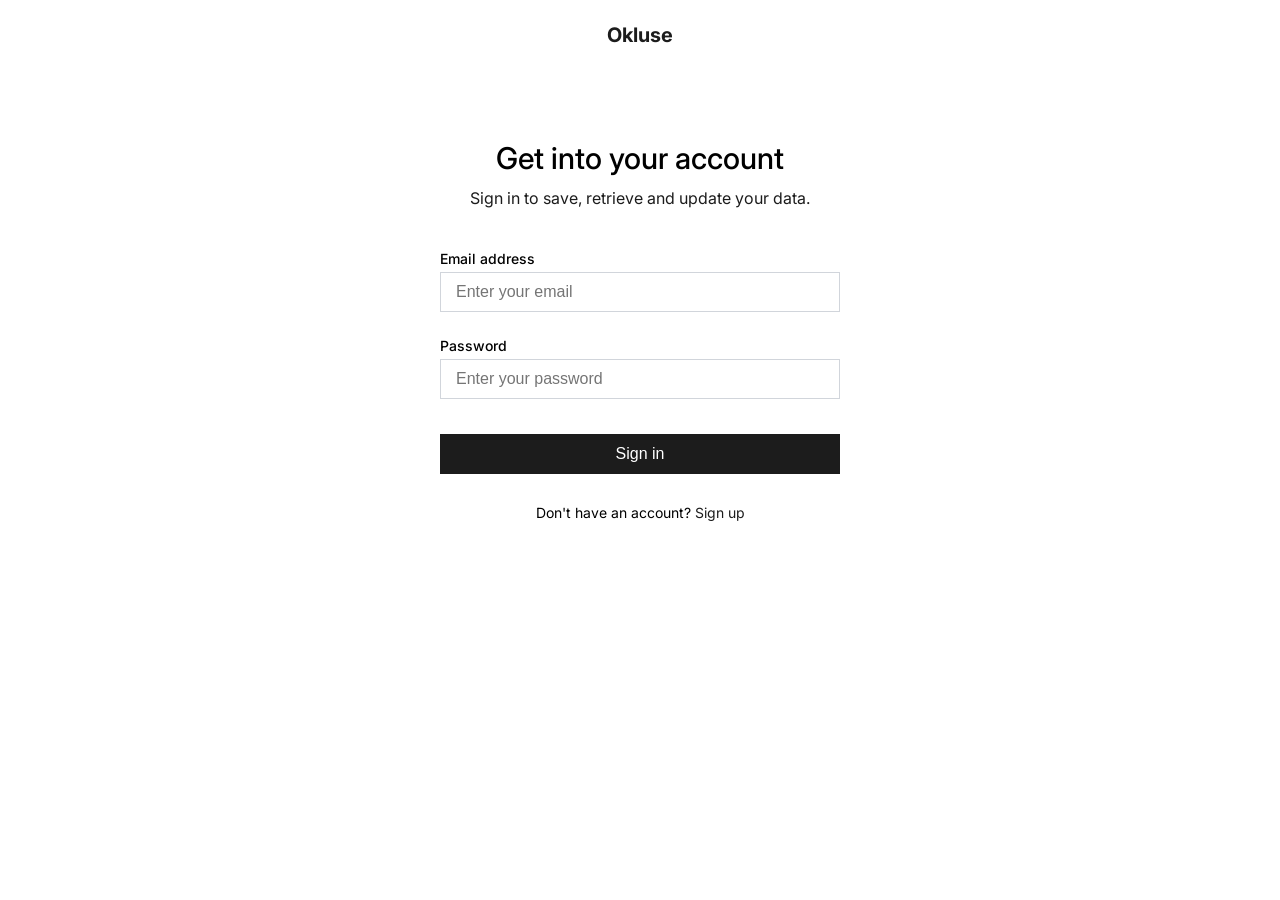
<file: index.html>
<!doctype html>
<html lang="en">
  <head>
    <meta charset="UTF-8" />
    <meta name="viewport" content="width=device-width, initial-scale=1.0" />

    <link rel="preconnect" href="https://fonts.googleapis.com" />
    <link rel="preconnect" href="https://fonts.gstatic.com" crossorigin />
    <link
      href="https://fonts.googleapis.com/css2?family=Inter:wght@100..900&display=swap"
      rel="stylesheet"
    />

    <link rel="stylesheet" href="/css/index.css" />
    <script src="/scripts/index.js" type="module" defer></script>

    <title>Sign in</title>
  </head>
  <body>
    <!-- Header -->
    <header class="header">
      <a href="./index.html" class="header__brand">Okluse</a>
    </header>

    <!-- Auth -->
    <main class="auth">
      <div class="auth__container">
        <!-- Auth header -->
        <div class="auth__header">
          <h1>Get into your account</h1>
          <p>Sign in to save, retrieve and update your data.</p>
        </div>

        <!-- Form -->
        <form action="#" class="form" novalidate>
          <div class="form__group">
            <label for="email-input" class="form__label">Email address</label>
            <input
              type="email"
              id="email-input"
              class="form__input"
              autocomplete="email"
              placeholder="Enter your email"
              required
            />
            <p id="email-hint" class="form__hint form__hint--hidden"></p>
          </div>

          <div class="form__group">
            <label for="password-input" class="form__label">Password</label>
            <input
              type="password"
              id="password-input"
              class="form__input"
              autocomplete="current-password"
              placeholder="Enter your password"
              required
            />
            <p id="password-hint" class="form__hint form__hint--hidden"></p>
          </div>

          <div class="form__group">
            <button type="submit" class="form__button">Sign in</button>
            <p
              id="form-hint"
              class="form__hint form__hint--hidden form__button-hint"
            ></p>
          </div>
        </form>

        <!-- Auth switch -->
        <p class="auth__switch">
          Don't have an account? <a href="/pages/signup.html">Sign up</a>
        </p>
      </div>
    </main>
  </body>
</html>
</file>
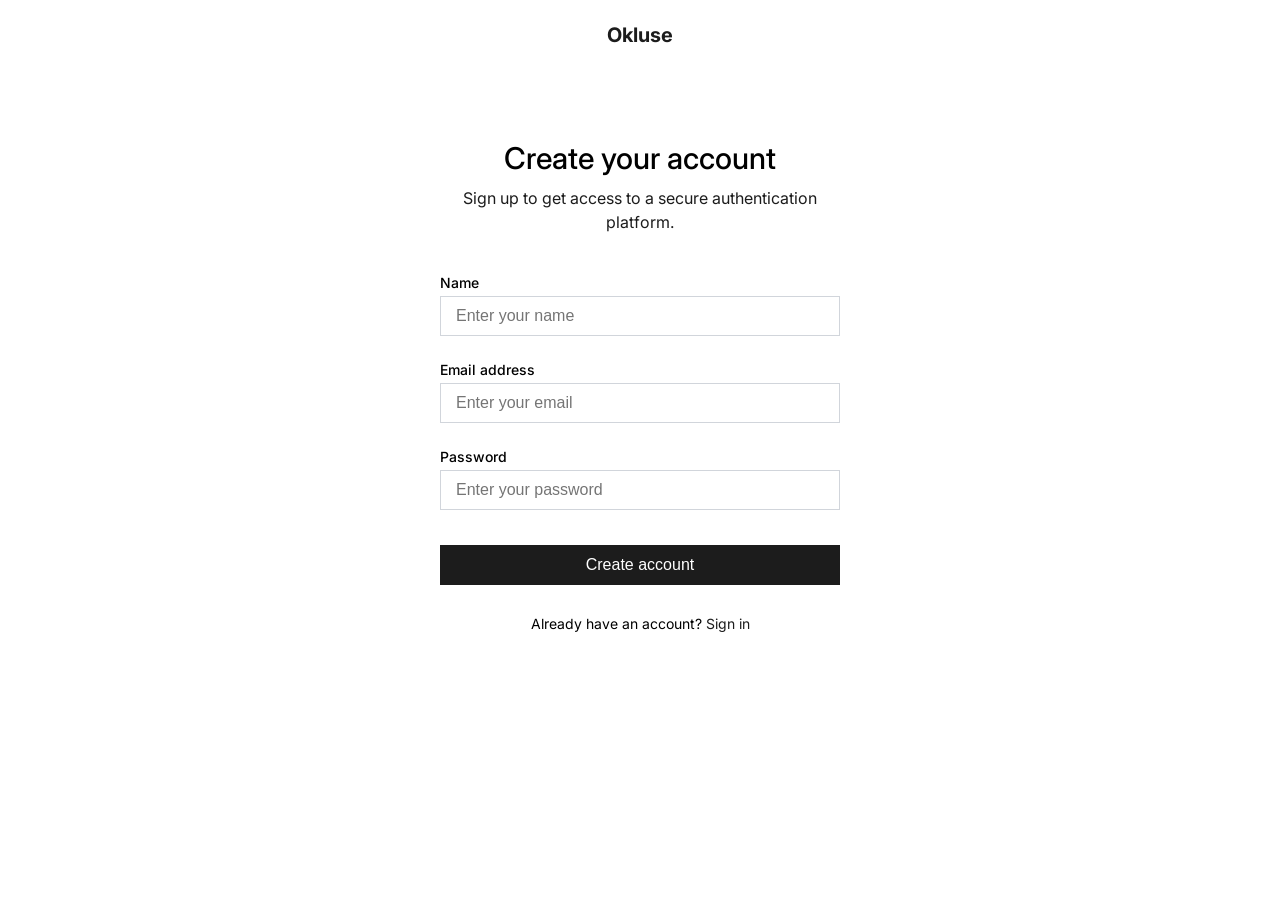
<file: pages/signup.html>
<!doctype html>
<html lang="en">
  <head>
    <meta charset="UTF-8" />
    <meta name="viewport" content="width=device-width, initial-scale=1.0" />

    <link rel="preconnect" href="https://fonts.googleapis.com" />
    <link rel="preconnect" href="https://fonts.gstatic.com" crossorigin />
    <link
      href="https://fonts.googleapis.com/css2?family=Inter:wght@100..900&display=swap"
      rel="stylesheet"
    />

    <link rel="stylesheet" href="/css/index.css" />
    <script src="/scripts/signup.js" type="module" defer></script>

    <title>Sign up</title>
  </head>
  <body>
    <!-- Header -->
    <header class="header">
      <a href="../index.html" class="header__brand">Okluse</a>
    </header>

    <!-- Auth -->
    <main class="auth">
      <div class="auth__container">
        <!-- Auth header -->
        <div class="auth__header">
          <h1>Create your account</h1>
          <p>Sign up to get access to a secure authentication platform.</p>
        </div>

        <!-- Form -->
        <form action="#" class="form" novalidate>
          <div class="form__group">
            <label for="name-input" class="form__label">Name</label>
            <input
              type="text"
              id="name-input"
              class="form__input"
              autocomplete="name"
              placeholder="Enter your name"
              required
            />
            <p id="name-hint" class="form__hint form__hint--hidden"></p>
          </div>

          <div class="form__group">
            <label for="email-input" class="form__label">Email address</label>
            <input
              type="email"
              id="email-input"
              class="form__input"
              autocomplete="email"
              placeholder="Enter your email"
              required
            />
            <p id="email-hint" class="form__hint form__hint--hidden"></p>
          </div>

          <div class="form__group">
            <label for="password-input" class="form__label">Password</label>
            <input
              type="password"
              id="password-input"
              class="form__input"
              autocomplete="new-password"
              placeholder="Enter your password"
              required
            />
            <p id="password-hint" class="form__hint form__hint--hidden"></p>
          </div>

          <div class="form__group">
            <button type="submit" class="form__button">Create account</button>
            <p
              id="form-hint"
              class="form__hint form__hint--hidden form__button-hint"
            ></p>
          </div>
        </form>

        <!-- Auth switch -->
        <p class="auth__switch">
          Already have an account? <a href="/index.html">Sign in</a>
        </p>
      </div>
    </main>
  </body>
</html>
</file>
<file: css/index.css>
:root {
  /* Font family */
  --font-family-base: "Inter", sans-serif;

  /* Font weight */
  --font-weight-light: 300;
  --font-weight-regular: 400;
  --font-weight-medium: 500;
  --font-weight-semi-bold: 600;
  --font-weight-bold: 700;
  --font-weight-extra-bold: 800;

  /* Font size */
  --font-size-xxs: 0.75rem; /* 12px */
  --font-size-xs: 13px;
  --font-size-sm: 0.875rem; /* 14px */
  --font-size-base: 1rem; /* 16px */
  --font-size-lg: 1.125rem; /* 18px */
  --font-size-xl: 1.25rem; /* 20px */
  --font-size-2xl: 1.5rem; /* 24px */
  --font-size-3xl: 1.875rem; /* 30px */

  /* Colors */
  --color-text-primary: #1c1c1c;
  --color-text-secondary: #6b7280;
  --color-text-muted: #9ca3af;
  --color-bg-primary: #ffffff;
  --color-bg-secondary: #f9fafb;
  --color-bg-tertiary: #f3f4f6;
  --color-border-primary: #d1d5db;
  --color-border-secondary: #e5e7eb;
  --color-border-focus: #1c1c1c;
  --color-brand: #1c1c1c;
  --color-brand-hover: #333333;
  --color-error: #dc2626;
  --color-success: #16a34a;
}

*,
*::after,
*::before {
  margin: 0;
  padding: 0;
  box-sizing: inherit;
}

html {
  box-sizing: border-box;
}

body {
  font-family: var(--font-family-base);
  padding-bottom: 70px;
}

a {
  text-decoration: none;
  color: var(--color-text-primary);
}

label,
input {
  display: block;
}

/* Header */
.header {
  padding: 10px;
  width: 100%;
  min-height: 70px;
  display: flex;
  align-items: center;
  justify-content: center;
}

.header__brand {
  font-size: var(--font-size-xl);
  font-weight: var(--font-weight-bold);
  color: var(--color-brand);
  padding: 5px 13px;
  border-radius: 30px;
}

.header__brand:hover {
  color: var(--color-brand-hover);
  background-color: var(--color-bg-tertiary);
}

/* Auth */
.auth {
  padding: 70px 30px 30px;
  display: flex;
  justify-content: center;
}

.auth__container {
  width: 100%;
  max-width: 400px;
  display: flex;
  flex-direction: column;
  align-items: center;
  justify-content: flex-start;
  gap: 40px;
}

.auth__header {
  width: 100%;
  text-align: center;
}

.auth__header h1 {
  font-size: var(--font-size-3xl);
  font-weight: var(--font-weight-medium);
  margin-bottom: 10px;
}

.auth__header p {
  line-height: 1.5;
  font-size: var(--font-size-base);
  color: var(--color-text-primary);
}

/* Form */
.form {
  width: 100%;
  display: flex;
  flex-direction: column;
  gap: 25px;
}

.form__group {
  display: flex;
  flex-direction: column;
  gap: 5px;
}

.form__label,
.form__hint {
  font-size: var(--font-size-sm);
}

.form__label {
  font-weight: var(--font-weight-medium);
}

.form__input {
  height: 40px;
  outline: none;
  border: 1px solid var(--color-border-primary);
  padding: 7px 15px;
  font-size: var(--font-size-base);
  color: var(--color-text-primary);
}

.form__input:focus {
  border: 2px solid var(--color-border-focus);
}

.form__input--error:focus {
  border: 2px solid var(--color-error);
}

.form__hint {
  font-size: var(--font-size-xs);
  font-weight: var(--font-weight-medium);
}

.form__hint--success {
  color: var(--color-success);
}

.form__hint--error {
  color: var(--color-error);
}

.form__hint--visible {
  display: block;
}

.form__hint--hidden {
  display: none;
}

.form__button {
  border: none;
  outline: none;
  background-color: var(--color-text-primary);
  color: var(--color-bg-primary);
  height: 40px;
  text-align: center;
  font-size: var(--font-size-base);
  margin-top: 10px;
}

.form__button:hover {
  background-color: var(--color-brand-hover);
}

.form__button-hint {
  text-align: center;
}

/* Auth switch */
.auth__switch {
  font-size: var(--font-size-sm);
  margin-top: -10px;
}

.auth__switch a:hover {
  text-decoration: underline;
}

/* Mobile screens - 380px and below */
@media (max-width: 380px) {
  /* Header */
  .header {
    min-height: 60px;
    padding: 8px;
  }

  .header__brand {
    font-size: var(--font-size-lg);
    padding: 5px 10px;
  }

  /* Auth */
  .auth {
    padding: 40px 20px 25px;
  }

  .auth__container {
    gap: 30px;
  }

  .auth__header h1 {
    font-size: var(--font-size-2xl);
    margin-bottom: 8px;
  }

  .auth__header p {
    font-size: var(--font-size-sm);
    line-height: 1.5;
  }

  /* Form */
  .form {
    gap: 20px;
  }

  .form__group {
    gap: 5px;
  }

  .form__label {
    font-size: var(--font-size-xs);
  }

  .form__input {
    height: 38px;
    padding: 6px 12px;
    font-size: var(--font-size-sm);
  }

  .form__hint {
    font-size: var(--font-size-xxs);
  }

  .form__button {
    height: 38px;
    font-size: var(--font-size-sm);
    margin-top: 5px;
  }

  .form__button-hint {
    font-size: var(--font-size-xs);
  }

  /* Auth switch */
  .auth__switch {
    font-size: var(--font-size-xs);
    margin-top: -5px;
  }
}
</file>
